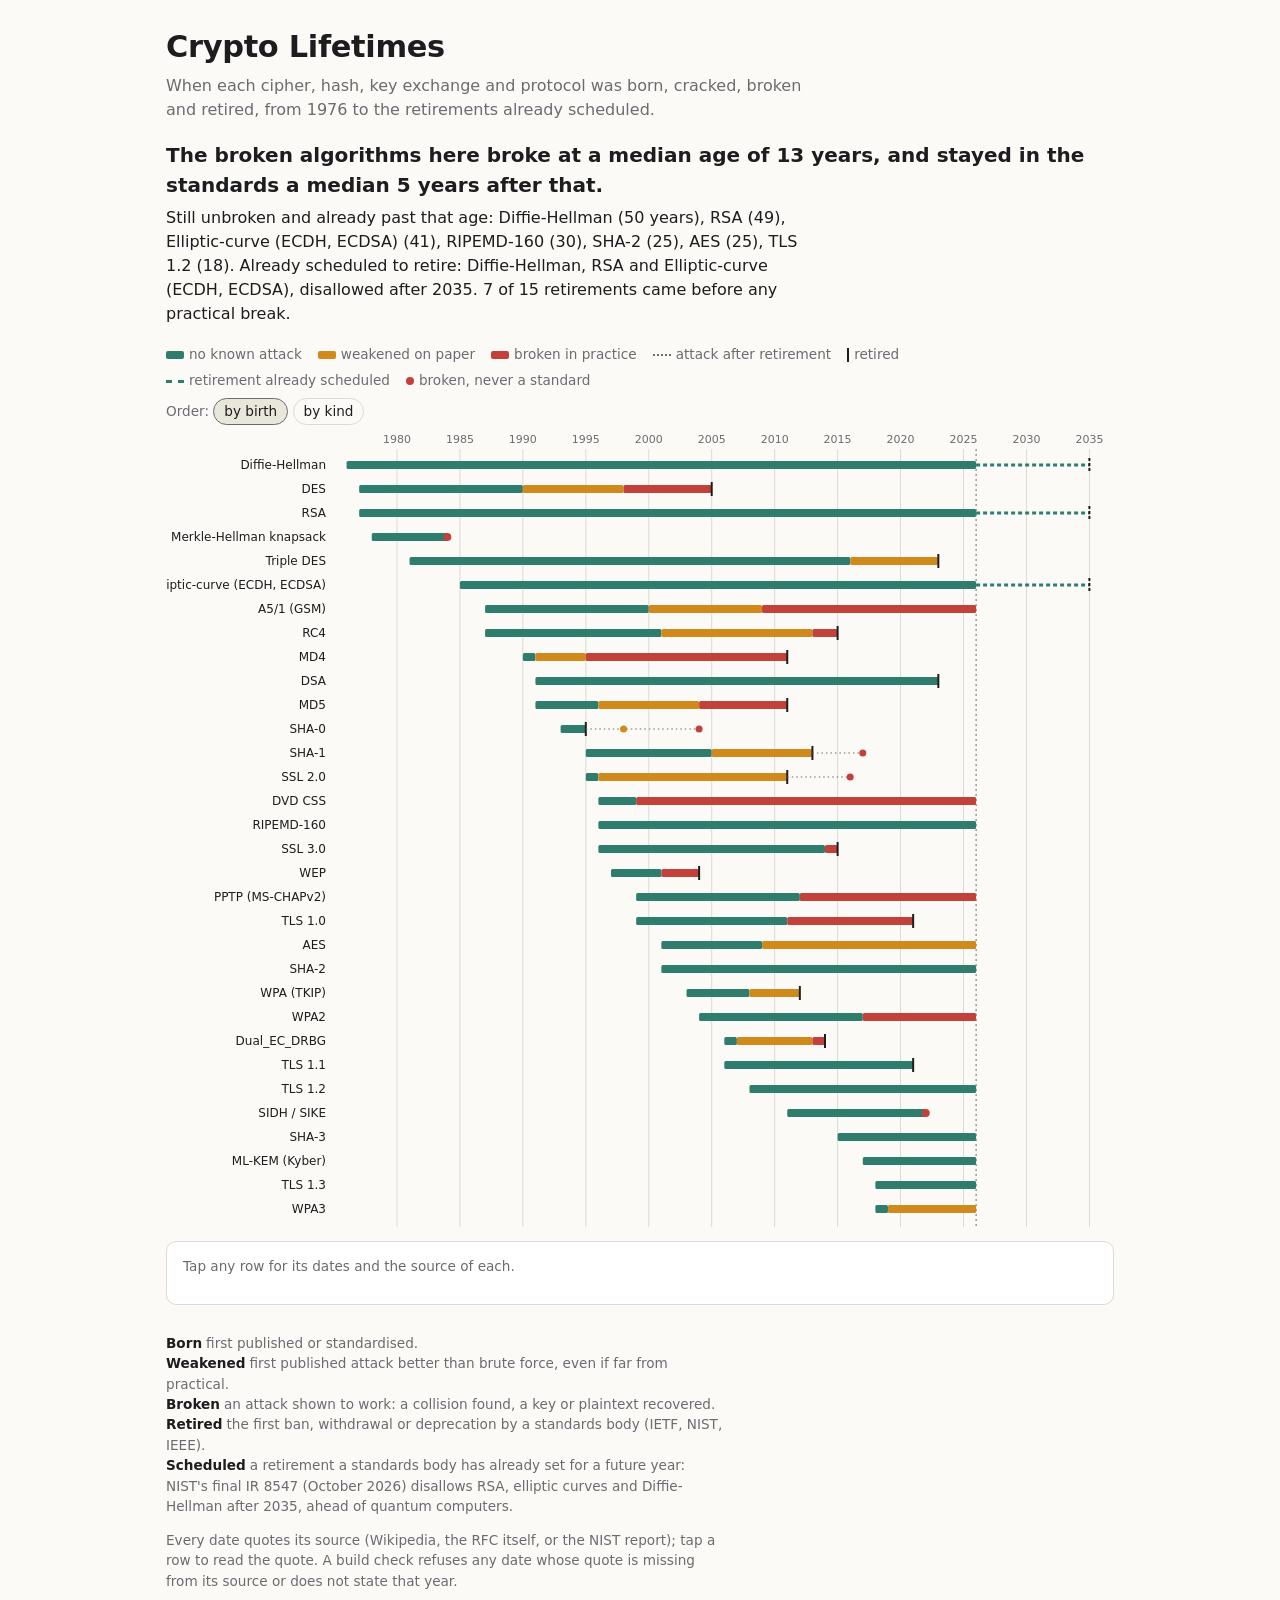
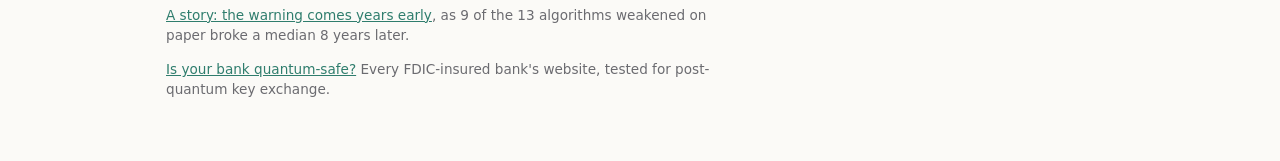
<file: index.html>
<!doctype html>
<html lang="en">
<head>
<meta charset="utf-8">
<meta name="viewport" content="width=device-width, initial-scale=1">
<title>Crypto Lifetimes: when every cipher, hash and protocol was born, cracked and retired</title>
<meta name="description" content="32 ciphers, hashes, key exchanges and protocols from 1976 to today: when each was published, first weakened, practically broken and retired, every date quoted from its source.">
<meta property="og:type" content="website">
<meta property="og:url" content="https://matmat202.github.io/crypto-lifetimes/">
<meta property="og:title" content="Crypto Lifetimes">
<meta property="og:description" content="When 32 ciphers, hashes and protocols were born, cracked, broken and retired, every date quoted from its source.">
<meta property="og:image" content="https://matmat202.github.io/crypto-lifetimes/icons/card.png">
<meta property="og:image:width" content="1200">
<meta property="og:image:height" content="630">
<meta name="twitter:card" content="summary_large_image">
<link rel="apple-touch-icon" href="icons/icon-180.png">
<style>
  :root { --accent:#2f7d6d; --bg:#fbfaf7; --fg:#1d1d1f; --mute:#6b6b70; --line:#dcdad3; --card:#fff;
          --sound:#2f7d6d; --weak:#d08a1c; --broken:#c2413b; --sel:#e9e6dc; }
  @media (prefers-color-scheme: dark) {
    :root { --accent:#4fb3a0; --bg:#141416; --fg:#ececee; --mute:#9a9aa2; --line:#34343a; --card:#1d1d21;
            --sound:#4fb3a0; --weak:#e5a443; --broken:#ea6a62; --sel:#2a2a30; }
  }
  * { box-sizing: border-box; }
  body { margin: 0; background: var(--bg); color: var(--fg); font: 16px/1.5 system-ui, -apple-system, "Segoe UI", sans-serif; }
  main { max-width: 980px; margin: 0 auto; padding: 24px 16px 48px; }
  h1 { font-size: 1.9rem; margin: 0 0 4px; letter-spacing: -0.01em; }
  .sub { color: var(--mute); margin: 0 0 18px; max-width: 65ch; }
  #headline { font-size: 1.25rem; font-weight: 600; margin: 0 0 6px; }
  #lede { margin: 0 0 18px; max-width: 65ch; }
  .legend { display: flex; flex-wrap: wrap; gap: 6px 16px; font-size: .85rem; color: var(--mute); margin-bottom: 8px; }
  .legend i { display: inline-block; width: 18px; height: 8px; border-radius: 2px; vertical-align: middle; margin-right: 5px; }
  .legend .capk { width: 2px; height: 14px; background: var(--fg); border-radius: 0; }
  .legend .fellk { width: 8px; height: 8px; border-radius: 50%; background: var(--broken); }
  .legend .dot { border-top: 2px dotted var(--mute); height: 0; border-radius: 0; background: none; }
  .tools { font-size: .85rem; color: var(--mute); margin-bottom: 6px; }
  .tools button { font: inherit; background: none; border: 1px solid var(--line); color: var(--fg); border-radius: 999px; padding: 2px 10px; cursor: pointer; }
  .tools button[aria-pressed=true] { background: var(--sel); border-color: var(--mute); }
  #chart { width: 100%; display: block; }
  #chart .row { cursor: pointer; }
  #chart .row:hover .hl, #chart .row.on .hl { fill: var(--sel); }
  #chart .row:focus-visible { outline: 2px solid var(--fg); outline-offset: -1px; }
  #chart text { fill: var(--fg); font-size: 12px; }
  #chart .axis text { fill: var(--mute); font-size: 11px; }
  #chart .axis line { stroke: var(--line); }
  #chart .now { stroke: var(--mute); stroke-dasharray: 2 3; }
  .s-sound { fill: var(--sound); } .s-weakened { fill: var(--weak); } .s-broken { fill: var(--broken); }
  .after { stroke: var(--mute); stroke-dasharray: 1.5 3; }
  .cap { stroke: var(--fg); stroke-width: 2; }
  .ahead { stroke: var(--sound); stroke-width: 3; stroke-dasharray: 4 3; }
  .duecap { stroke: var(--fg); stroke-width: 2; stroke-dasharray: 3 2; }
  .legend .aheadk { border-top: 3px dashed var(--sound); height: 0; border-radius: 0; background: none; }
  #detail { background: var(--card); border: 1px solid var(--line); border-radius: 10px; padding: 14px 16px; margin-top: 14px; min-height: 4em; }
  #detail h3 { margin: 0 0 2px; font-size: 1.1rem; }
  #detail .fam { color: var(--mute); font-size: .85rem; margin: 0 0 8px; }
  #detail ol { list-style: none; margin: 0; padding: 0; }
  #detail li { margin: 0 0 8px; padding-left: 64px; position: relative; }
  #detail li b { position: absolute; left: 0; width: 56px; font-variant-numeric: tabular-nums; }
  #detail .k { font-size: .75rem; text-transform: uppercase; letter-spacing: .05em; color: var(--mute); margin-right: 6px; }
  #detail q { display: block; color: var(--mute); font-size: .85rem; }
  #detail a { color: inherit; }
  /* Below the fold, so bin/audit could not see it until 2026-11-06: unstyled, this was
     browser blue, 1.96:1 on the dark ground. */
  footer a { color: var(--accent); }
  #detail .note { margin: 8px 0 0; font-style: italic; }
  #detail { scroll-margin-top: 12px; }
  #detail .back { margin: 10px 0 0; font-size: .85rem; display: flex; gap: 14px; flex-wrap: wrap; align-items: center; }
  #detail .back button { font: inherit; background: none; border: 1px solid var(--line); color: var(--fg); border-radius: 999px; padding: 2px 10px; cursor: pointer; }
  footer { color: var(--mute); font-size: .85rem; margin-top: 28px; max-width: 65ch; }
  footer dt { font-weight: 600; color: var(--fg); display: inline; } footer dd { display: inline; margin: 0 0 0 4px; } footer dd::after { content: ""; display: block; }
  .err { color: var(--broken); }
</style>
</head>
<body>
<main>
  <h1>Crypto Lifetimes</h1>
  <p class="sub">When each cipher, hash, key exchange and protocol was born, cracked, broken and retired, from 1976 to the retirements already scheduled.</p>
  <p id="headline">&nbsp;</p>
  <p id="lede">&nbsp;</p>
  <div class="legend" aria-hidden="true">
    <span><i style="background:var(--sound)"></i>no known attack</span>
    <span><i style="background:var(--weak)"></i>weakened on paper</span>
    <span><i style="background:var(--broken)"></i>broken in practice</span>
    <span><i class="dot"></i>attack after retirement</span>
    <span><i class="capk"></i>retired</span>
    <span><i class="aheadk"></i>retirement already scheduled</span>
    <span><i class="fellk"></i>broken, never a standard</span>
  </div>
  <div class="tools">Order: <button id="by-born" aria-pressed="true">by birth</button> <button id="by-family" aria-pressed="false">by kind</button></div>
  <svg id="chart" role="img" aria-label="Timeline of cryptographic algorithm lifetimes"></svg>
  <section id="detail" aria-live="polite"><p class="fam">Tap any row for its dates and the source of each.</p></section>
  <footer>
    <dl>
      <dt>Born</dt><dd>first published or standardised.</dd>
      <dt>Weakened</dt><dd>first published attack better than brute force, even if far from practical.</dd>
      <dt>Broken</dt><dd>an attack shown to work: a collision found, a key or plaintext recovered.</dd>
      <dt>Retired</dt><dd>the first ban, withdrawal or deprecation by a standards body (IETF, NIST, IEEE).</dd>
      <dt>Scheduled</dt><dd>a retirement a standards body has already set for a future year: NIST's final IR 8547 (October 2026) disallows RSA, elliptic curves and Diffie-Hellman after 2035, ahead of quantum computers.</dd>
    </dl>
    <p>Every date quotes its source (Wikipedia, the RFC itself, or the NIST report); tap a row to read the quote. A build check refuses any date whose quote is missing from its source or does not state that year.</p>
    <p><a href="story/">A story: the warning comes years early</a>, as 9 of the 13 algorithms weakened on paper broke a median 8 years later.</p>
    <p><a href="banks.html">Is your bank quantum-safe?</a> Every FDIC-insured bank's website, tested for post-quantum key exchange.</p>
  </footer>
</main>
<script src="life-logic.js"></script>
<script src="app.js"></script>
</body>
</html>
</file>
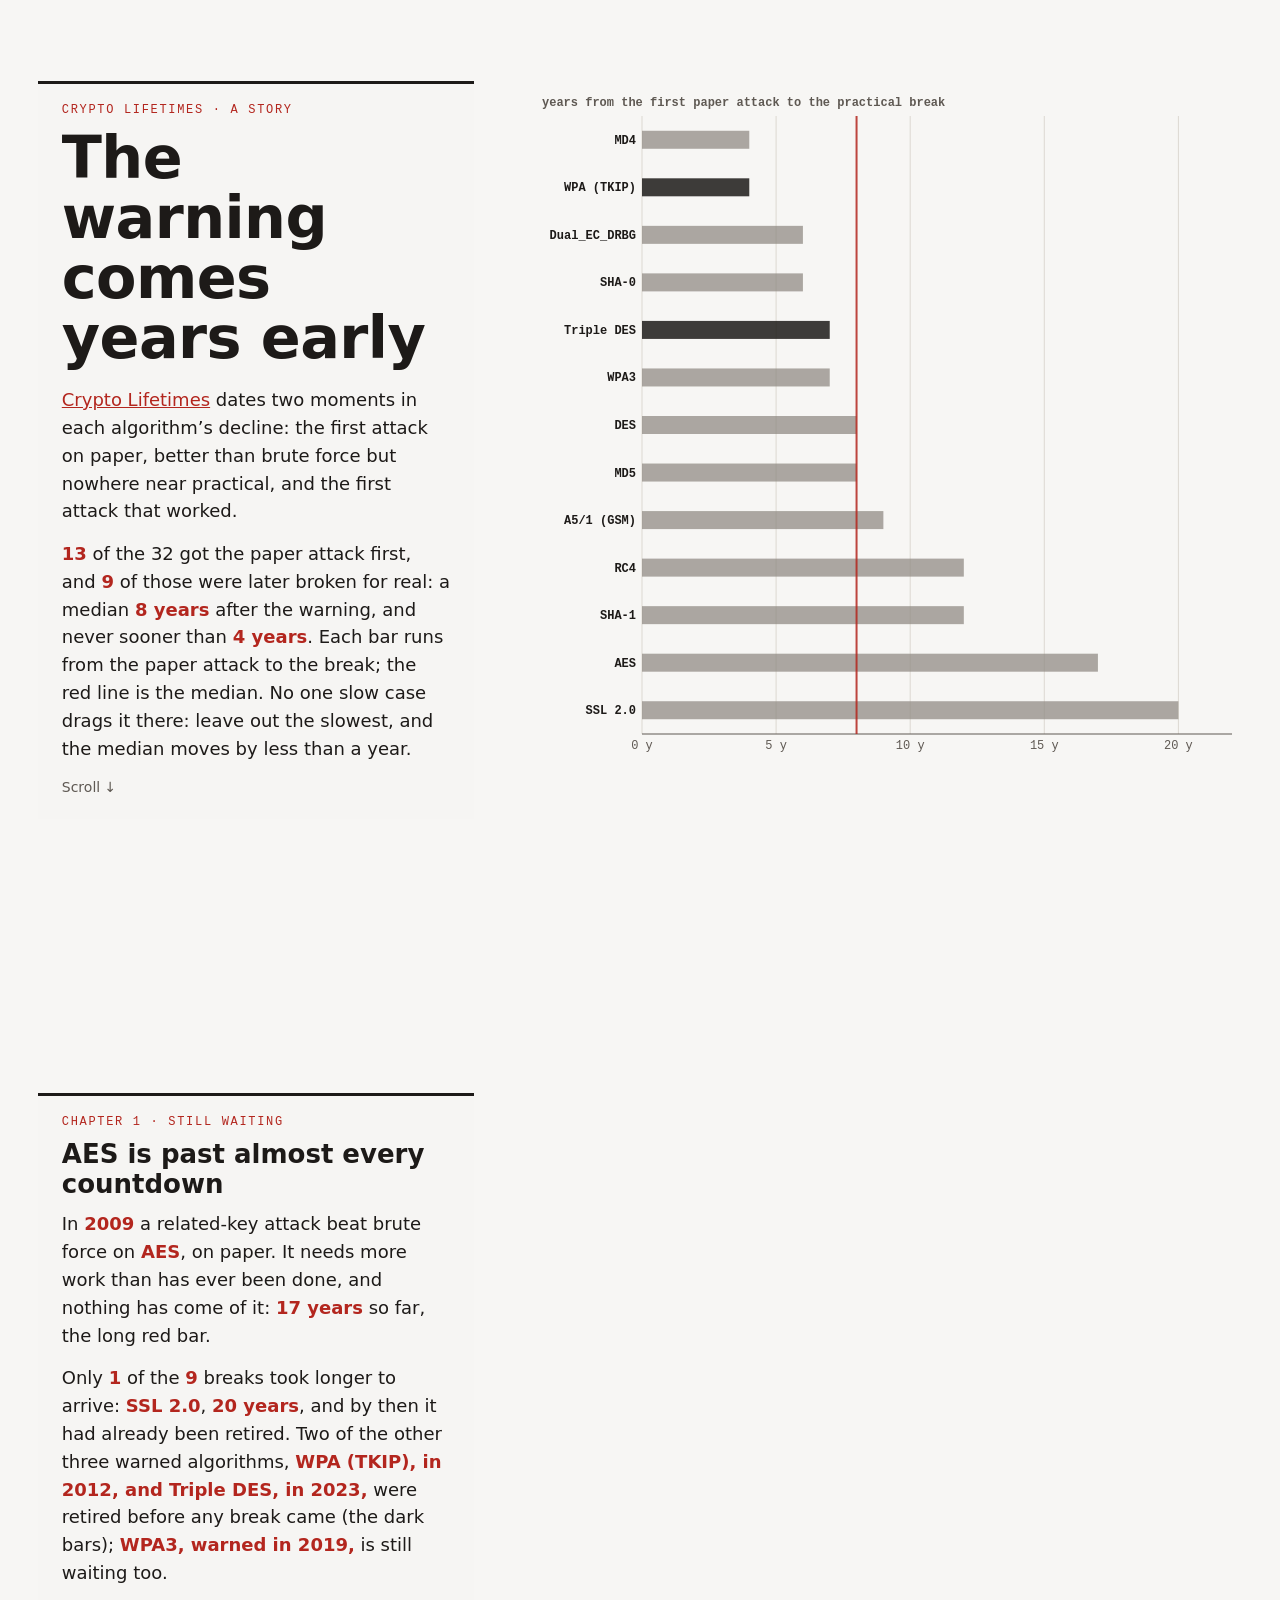
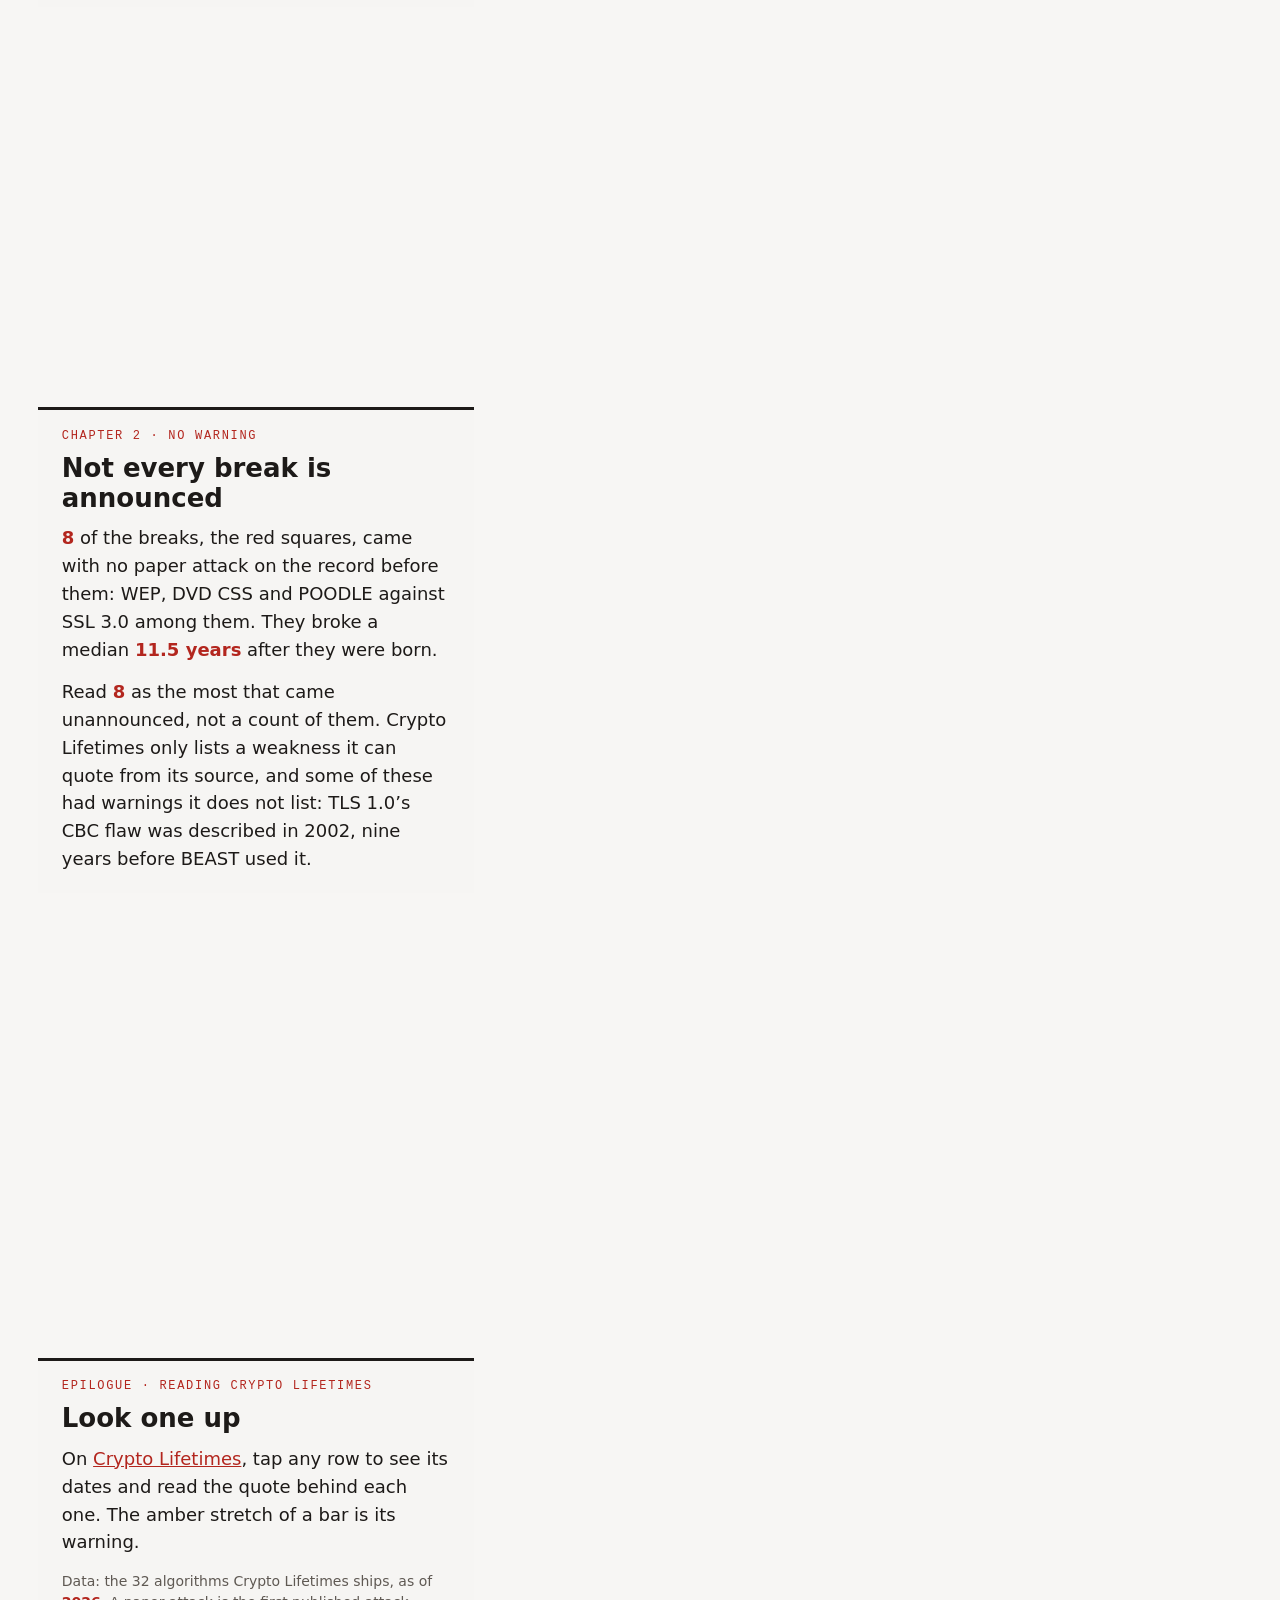
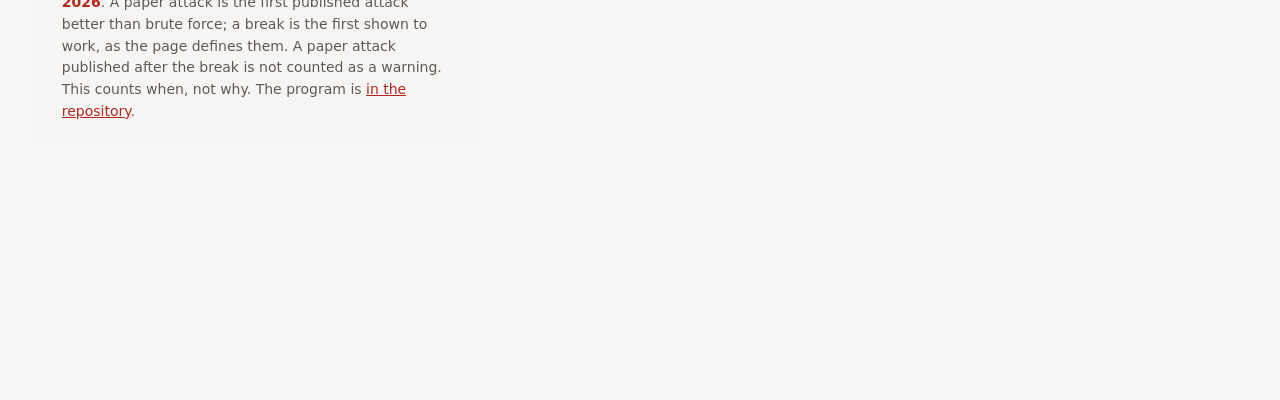
<file: story/index.html>
<!doctype html>
<html lang="en">
<head>
<meta charset="utf-8">
<meta name="viewport" content="width=device-width, initial-scale=1">
<title>The warning comes years early · Crypto Lifetimes, a story</title>
<meta name="description" content="A story from Crypto Lifetimes: 13 of 32 ciphers, hashes and protocols were first weakened on paper, and 9 of those were later broken in practice, a median 8 years after the warning. AES has carried its paper attack for 17 years; only SSL 2.0 waited longer for its break.">
<link rel="stylesheet" href="style.css">
</head>
<body>
<div id="plot" aria-hidden="true"></div>
<p id="err" role="alert"></p>
<main>

<section class="step" data-step="warned"><div>
  <p class="kicker">Crypto Lifetimes · a story</p>
  <h1>The warning comes years early</h1>
  <p><a href="../">Crypto Lifetimes</a> dates two moments in each algorithm’s decline: the
  first attack on paper, better than brute force but nowhere near practical, and the first
  attack that worked.</p>
  <p><b data-fact="n_warned"></b> of the 32 got the paper attack first, and
  <b data-fact="n_broke"></b> of those were later broken for real: a median
  <b data-fact="gap_median"></b> after the warning, and never sooner than
  <b data-fact="gap_min"></b>. Each bar runs from the paper attack to the break; the red line
  is the median. No one slow case drags it there: leave out the slowest, and the median
  moves by less than a year.</p>
  <p class="small">Scroll ↓</p>
</div></section>

<section class="step" data-step="open"><div>
  <p class="kicker">Chapter 1 · Still waiting</p>
  <h2>AES is past almost every countdown</h2>
  <p>In <b data-fact="open_since"></b> a related-key attack beat brute force on
  <b data-fact="open_name"></b>, on paper. It needs more work than has ever been done, and
  nothing has come of it: <b data-fact="open_wait"></b> so far, the long red bar.</p>
  <p>Only <b data-fact="longer_than_open"></b> of the <b data-fact="n_broke"></b> breaks took
  longer to arrive: <b data-fact="max_name"></b>, <b data-fact="gap_max"></b>, and by then it
  had already been retired. Two of the other three warned algorithms,
  <b data-fact="retired_unbroken"></b> were retired before any break came (the dark bars);
  <b data-fact="still_open"></b> is still waiting too.</p>
</div></section>

<section class="step" data-step="calendar"><div>
  <p class="kicker">Chapter 2 · No warning</p>
  <h2>Not every break is announced</h2>
  <p><b data-fact="n_unwarned"></b> of the breaks, the red squares, came with no paper attack
  on the record before them: WEP, DVD CSS and POODLE against SSL 3.0 among them. They broke a
  median <b data-fact="unwarned_median"></b> after they were born.</p>
  <p>Read <b data-fact="n_unwarned"></b> as the most that came unannounced, not a count of
  them. Crypto Lifetimes only lists a weakness it can quote
  from its source, and some of these had warnings it does not list: TLS 1.0’s CBC flaw was
  described in 2002, nine years before BEAST used it.</p>
</div></section>

<section class="step" data-step="warned"><div>
  <p class="kicker">Epilogue · Reading Crypto Lifetimes</p>
  <h2>Look one up</h2>
  <p>On <a href="../">Crypto Lifetimes</a>, tap any row to see its dates and read the quote
  behind each one. The amber stretch of a bar is its warning.</p>
  <p class="small">Data: the 32 algorithms Crypto Lifetimes ships, as of
  <b data-fact="now"></b>. A paper attack is the first published attack better than brute
  force; a break is the first shown to work, as the page defines them. A paper attack
  published after the break is not counted as a warning. This counts when, not why. The
  program is
  <a href="https://github.com/matmat202/crypto-lifetimes/blob/main/story/build_story.py">in the repository</a>.</p>
</div></section>

</main>
<script type="module" src="story.js"></script>
</body>
</html>
</file>
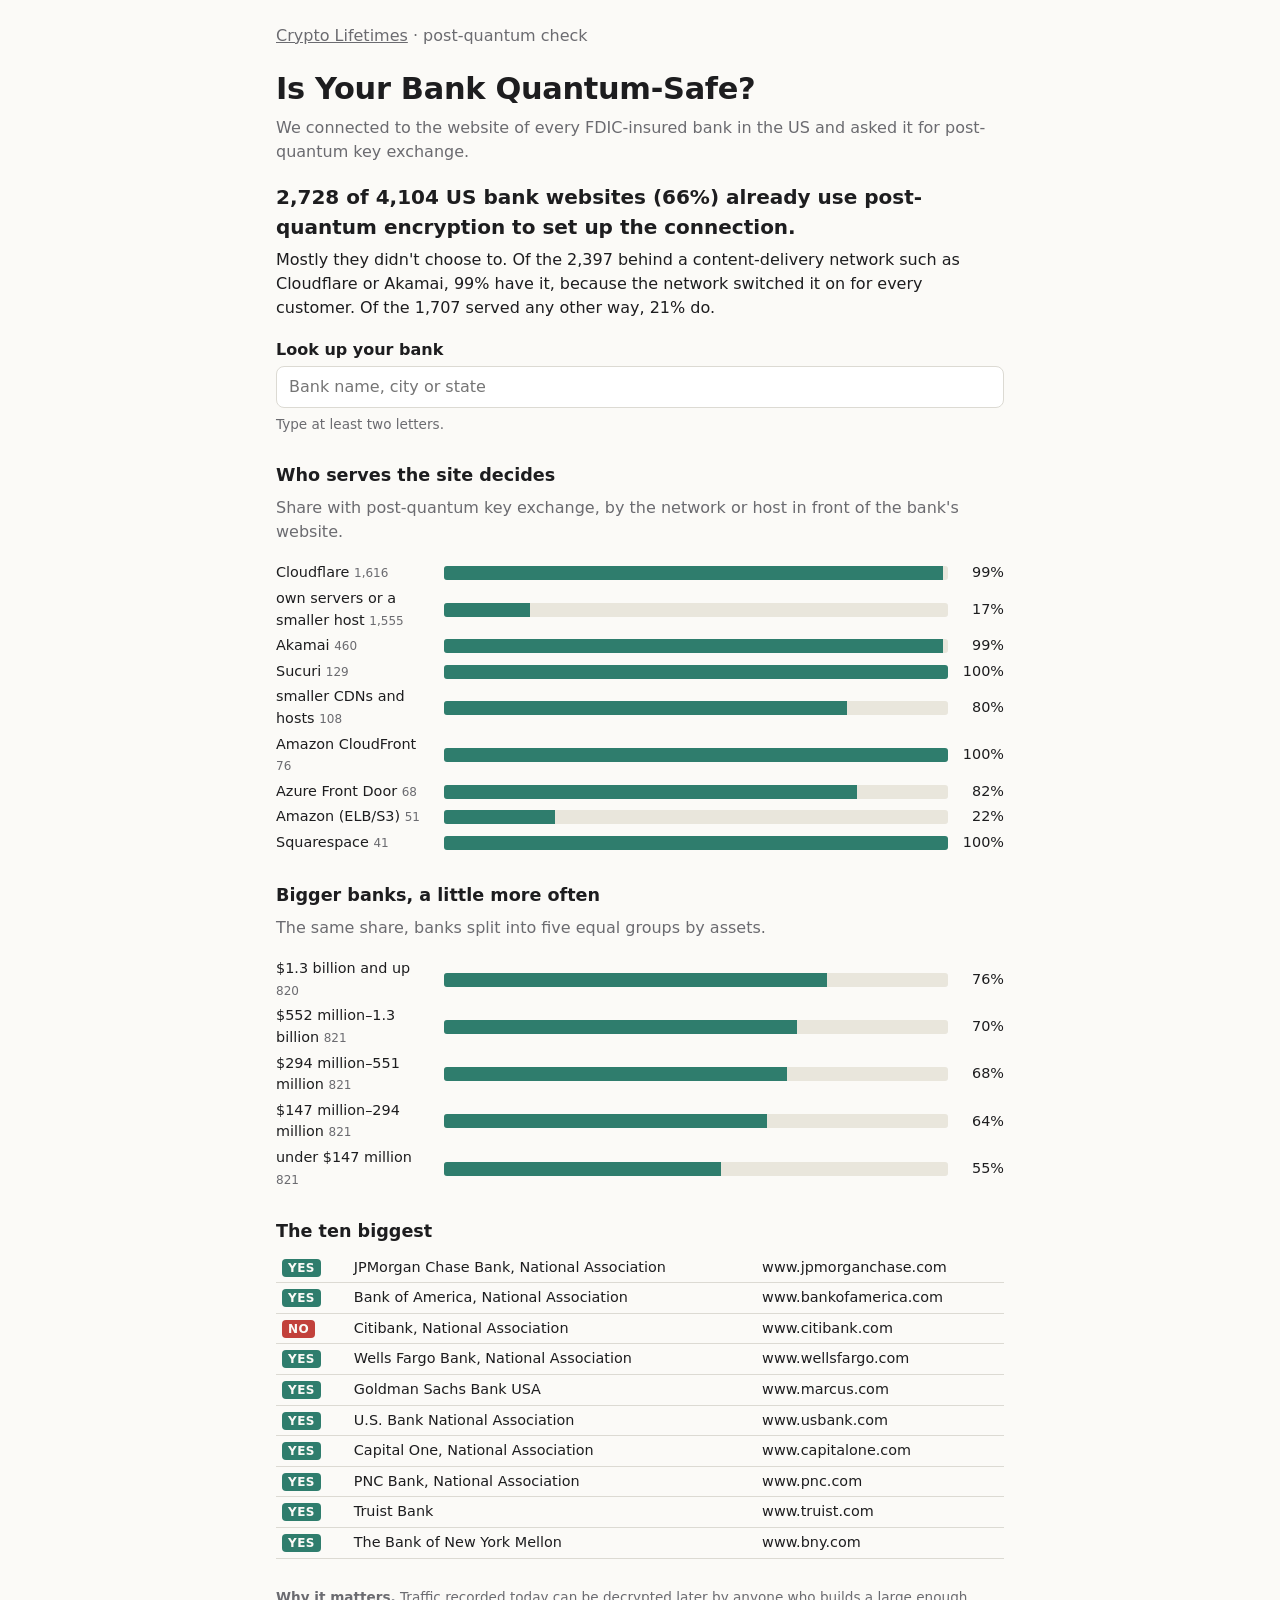
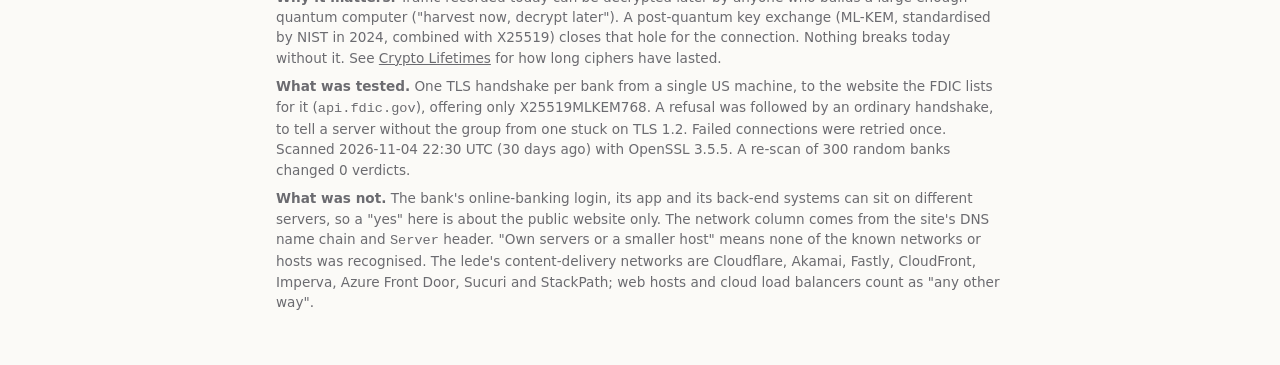
<file: banks.html>
<!doctype html>
<html lang="en">
<head>
<meta charset="utf-8">
<meta name="viewport" content="width=device-width, initial-scale=1">
<title>Is Your Bank Quantum-Safe? Every FDIC-insured bank's website, tested</title>
<meta name="description" content="We connected to the website of every FDIC-insured US bank and asked for post-quantum key exchange. Two in three said yes, and mostly because their CDN chose for them. Look up yours.">
<meta property="og:type" content="website">
<meta property="og:url" content="https://matmat202.github.io/crypto-lifetimes/banks.html">
<meta property="og:title" content="Is Your Bank Quantum-Safe?">
<meta property="og:description" content="Every FDIC-insured bank's website, tested for post-quantum key exchange. Look up yours.">
<meta property="og:image" content="https://matmat202.github.io/crypto-lifetimes/icons/card.png">
<meta name="twitter:card" content="summary_large_image">
<link rel="apple-touch-icon" href="icons/icon-180.png">
<style>
  :root { --accent:#2f7d6d; --bg:#fbfaf7; --fg:#1d1d1f; --mute:#6b6b70; --line:#dcdad3; --card:#fff;
          --yes:#2f7d6d; --no:#c2413b; --unk:#6b6b70; --sel:#e9e6dc; }
  @media (prefers-color-scheme: dark) {
    :root { --accent:#4fb3a0; --bg:#141416; --fg:#ececee; --mute:#9a9aa2; --line:#34343a; --card:#1d1d21;
            --yes:#4fb3a0; --no:#ea6a62; --unk:#9a9aa2; --sel:#2a2a30; }
  }
  * { box-sizing: border-box; }
  body { margin: 0; background: var(--bg); color: var(--fg); font: 16px/1.5 system-ui, -apple-system, "Segoe UI", sans-serif; }
  main { max-width: 760px; margin: 0 auto; padding: 24px 16px 48px; }
  h1 { font-size: 1.9rem; margin: 0 0 4px; letter-spacing: -0.01em; }
  h2 { font-size: 1.1rem; margin: 28px 0 8px; }
  .sub { color: var(--mute); margin: 0 0 18px; }
  #headline { font-size: 1.25rem; font-weight: 600; margin: 0 0 6px; }
  #lede { margin: 0 0 18px; }
  label { display: block; font-weight: 600; margin-bottom: 4px; }
  #q { width: 100%; font: inherit; padding: 8px 12px; border: 1px solid var(--line); border-radius: 8px; background: var(--card); color: var(--fg); }
  #results { list-style: none; margin: 8px 0 0; padding: 0; }
  #results li { background: var(--card); border: 1px solid var(--line); border-radius: 8px; padding: 8px 12px; margin-bottom: 6px; }
  #results .nm { font-weight: 600; }
  #results .meta { color: var(--mute); font-size: .85rem; overflow-wrap: anywhere; }
  .tag { display: inline-block; font-size: .75rem; font-weight: 700; text-transform: uppercase; letter-spacing: .04em; border-radius: 4px; padding: 0 6px; margin-right: 6px; color: var(--bg); }
  .tag.yes { background: var(--yes); } .tag.no { background: var(--no); } .tag.unknown { background: var(--unk); }
  #hint { color: var(--mute); font-size: .85rem; margin: 6px 0 0; }
  .bars { display: grid; grid-template-columns: minmax(0, 11em) 1fr 3.2em; gap: 4px 10px; align-items: center; font-size: .9rem; }
  .bars .lbl { overflow-wrap: anywhere; } .bars .lbl small { color: var(--mute); }
  .bars .track { background: var(--sel); border-radius: 3px; height: 14px; overflow: hidden; }
  .bars .fill { background: var(--yes); height: 100%; }
  .bars .v { font-variant-numeric: tabular-nums; text-align: right; }
  table { border-collapse: collapse; width: 100%; font-size: .9rem; }
  td { padding: 4px 6px; border-bottom: 1px solid var(--line); vertical-align: top; }
  td:last-child { overflow-wrap: anywhere; }
  footer { color: var(--mute); font-size: .85rem; margin-top: 28px; }
  footer p { margin: 0 0 8px; }
  a { color: inherit; }
  .err { color: var(--no); }
</style>
</head>
<body>
<main>
  <p class="sub"><a href="./">Crypto Lifetimes</a> · post-quantum check</p>
  <h1>Is Your Bank Quantum-Safe?</h1>
  <p class="sub">We connected to the website of every FDIC-insured bank in the US and asked it for post-quantum key exchange.</p>
  <p id="headline">&nbsp;</p>
  <p id="lede">&nbsp;</p>

  <label for="q">Look up your bank</label>
  <input id="q" type="search" placeholder="Bank name, city or state" autocomplete="off">
  <p id="hint">Type at least two letters.</p>
  <ul id="results" aria-live="polite"></ul>

  <h2>Who serves the site decides</h2>
  <p class="sub">Share with post-quantum key exchange, by the network or host in front of the bank's website.</p>
  <div id="prov" class="bars"></div>

  <h2>Bigger banks, a little more often</h2>
  <p class="sub">The same share, banks split into five equal groups by assets.</p>
  <div id="size" class="bars"></div>

  <h2>The ten biggest</h2>
  <table id="big"></table>

  <footer>
    <p><b>Why it matters.</b> Traffic recorded today can be decrypted later by anyone who builds a large enough quantum computer ("harvest now, decrypt later"). A post-quantum key exchange (ML-KEM, standardised by NIST in 2024, combined with X25519) closes that hole for the connection. Nothing breaks today without it. See <a href="./">Crypto Lifetimes</a> for how long ciphers have lasted.</p>
    <p><b>What was tested.</b> One TLS handshake per bank from a single US machine, to the website the FDIC lists for it (<code>api.fdic.gov</code>), offering only X25519MLKEM768. A refusal was followed by an ordinary handshake, to tell a server without the group from one stuck on TLS 1.2. Failed connections were retried once. <span id="when"></span></p>
    <p><b>What was not.</b> The bank's online-banking login, its app and its back-end systems can sit on different servers, so a "yes" here is about the public website only. The network column comes from the site's DNS name chain and <code>Server</code> header. "Own servers or a smaller host" means none of the known networks or hosts was recognised. The lede's content-delivery networks are Cloudflare, Akamai, Fastly, CloudFront, Imperva, Azure Front Door, Sucuri and StackPath; web hosts and cloud load balancers count as "any other way".</p>
  </footer>
</main>
<script src="bank-logic.js"></script>
<script src="banks.js"></script>
</body>
</html>
</file>
<file: story/style.css>
:root { --paper: #f7f6f4; --ink: #1d1a18; --mute: #5f5953; --red: #b3261e; --far: #8a857e; --land: #e4e1da; }
* { box-sizing: border-box; }
html { background: var(--paper); color: var(--ink); }
body { margin: 0; font: 18px/1.55 system-ui, -apple-system, 'Segoe UI', sans-serif; }
/* The plot box: the SVG fills it; % labels hang left of it, slide labels below it. */
#plot { position: fixed; z-index: 0; pointer-events: none; left: 42vw; right: 3vw; top: 10vh; bottom: 16vh; }
#chart { position: absolute; inset: 0; width: 100%; height: 100%; overflow: visible; }

#chart g { transition: opacity .6s; }
#chart line.grid { stroke: #dcd8d1; stroke-width: 1; }
#chart text { font: 12px/1 ui-monospace, Menlo, monospace; }
#chart .tick { fill: var(--mute); }
#chart .end { text-anchor: end; } #chart .mid { text-anchor: middle; }
#chart .lab { fill: var(--ink); font-weight: 700; paint-order: stroke; stroke: var(--paper); stroke-width: 4px; stroke-linejoin: round; }
main { position: relative; z-index: 3; width: 34vw; margin-left: 3vw; }
.step { min-height: 100vh; display: flex; align-items: center; }
.step > div { background: rgba(247,246,244,.94); padding: 1.1em 1.3em; border-top: 3px solid var(--ink); }
h1 { font: 700 clamp(34px, 4.6vw, 64px)/1.02 system-ui, sans-serif; margin: 0 0 .3em; letter-spacing: -.01em; }
h2 { font: 700 26px/1.15 system-ui, sans-serif; margin: 0 0 .4em; }
.kicker { font: 12px/1 ui-monospace, Menlo, monospace; letter-spacing: .14em; text-transform: uppercase; color: var(--red); margin: 0 0 1em; }
p { margin: 0 0 .8em; }
p:last-child { margin-bottom: 0; }
b[data-fact] { color: var(--red); font-variant-numeric: tabular-nums; }
.w { font-style: italic; font-weight: 700; }
.small { font-size: 14px; color: var(--mute); }
a { color: var(--red); }
#err { display: none; }
body.failed #err { display: block; position: fixed; z-index: 9; left: 44vw; top: 40vh; color: var(--red); }
@media (max-width: 760px) {
  body { font-size: 16px; }
  #plot { left: 11vw; right: 4vw; top: 4vh; bottom: 66vh; }
  main { width: auto; margin: 0 4vw; }
  .step { align-items: flex-start; padding-top: 42vh; padding-bottom: 6vh; min-height: 100vh; }
  #chart text { font-size: 10px; }
}
#chart .cat { fill: var(--mute); font-weight: 700; }
#chart line.axisline { stroke: var(--mute); }
#chart rect.bar { fill: var(--far); opacity: .7; }
#chart rect.hit { fill: var(--red); opacity: .85; }
#chart polyline.ln { fill: none; stroke-width: 2.5; }
#chart polyline.sfo { stroke: var(--far); }
#chart polyline.oak { stroke: var(--red); }
#chart circle.dot { stroke: var(--paper); stroke-width: 1; }
#chart circle.sfo { fill: var(--far); }
#chart circle.oak { fill: var(--red); }
#chart circle.flip { fill: var(--ink); }
#chart text.red { fill: var(--red); }
#chart rect.low { fill: var(--ink); opacity: .85; }
</file>
